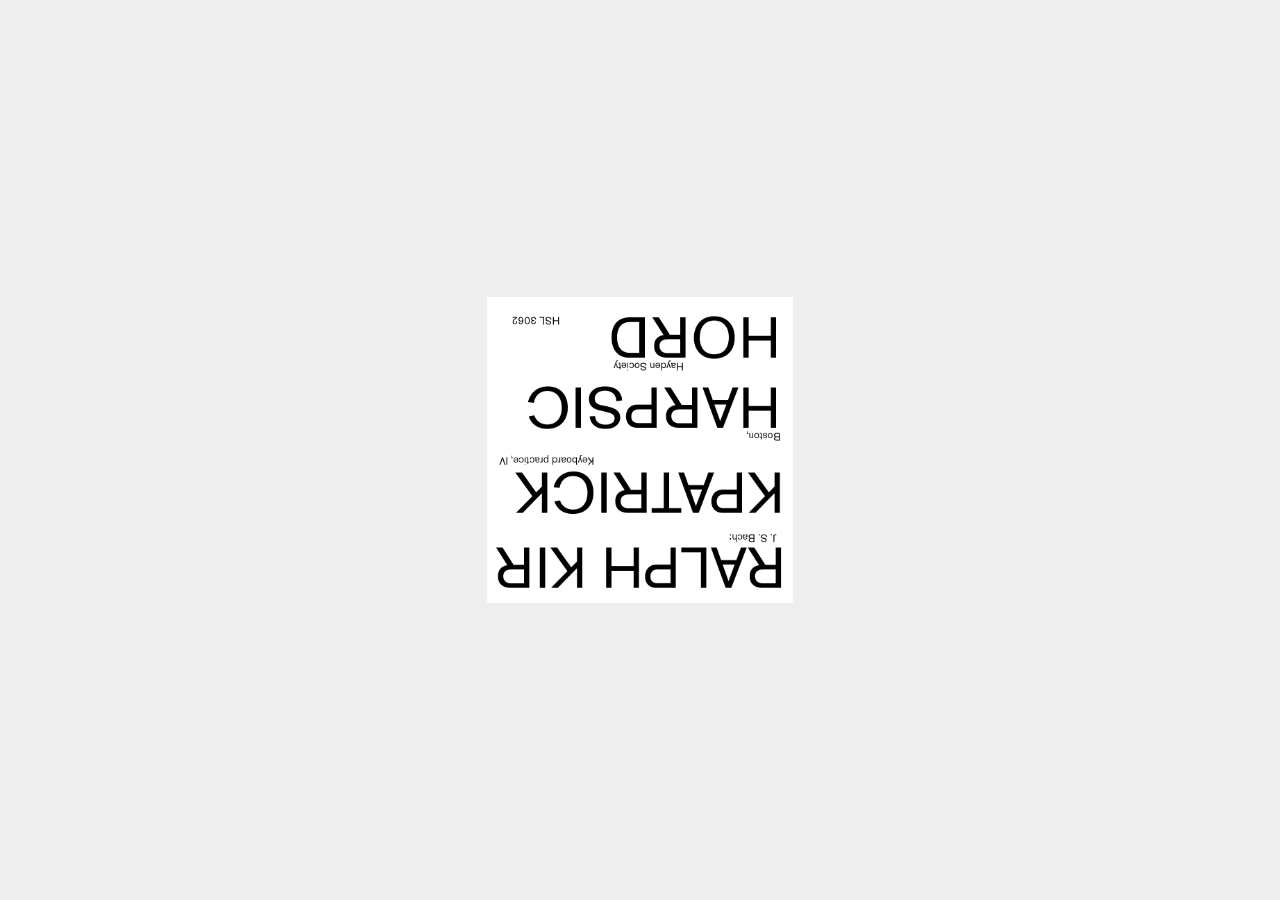
<file: bach/index.html>
<!DOCTYPE html>
<!--[if lt IE 7]>      <html class="no-js lt-ie9 lt-ie8 lt-ie7"> <![endif]-->
<!--[if IE 7]>         <html class="no-js lt-ie9 lt-ie8"> <![endif]-->
<!--[if IE 8]>         <html class="no-js lt-ie9"> <![endif]-->
<!--[if gt IE 8]>      <html class="no-js"> <!--<![endif]-->
<html>
    <head>
        <meta charset="utf-8">
        <meta http-equiv="X-UA-Compatible" content="IE=edge">
        <title></title>
        <meta name="description" content="">
        <meta name="viewport" content="width=device-width, initial-scale=1">
        <link rel="stylesheet" href="style.css">
    </head>
    <style> 
        html {
           cursor : url(smallbunny.PNG), auto;
    
        }
        </style>
    <body>
        <body>
            
  <div class='container'>
    <div class='cube-container'>   
      <div class='cube'>
        <div class='face front'></div>
        <div class='face back'></div>
        <div class='face top'></div>
        <div class='face bottom'></div>
        <div class='face left'></div>
        <div class='face right'></div>
      </div>
    </div>
  </div>
  <script src="scripts.js" defer></script>

    </body>
</html>
</file>
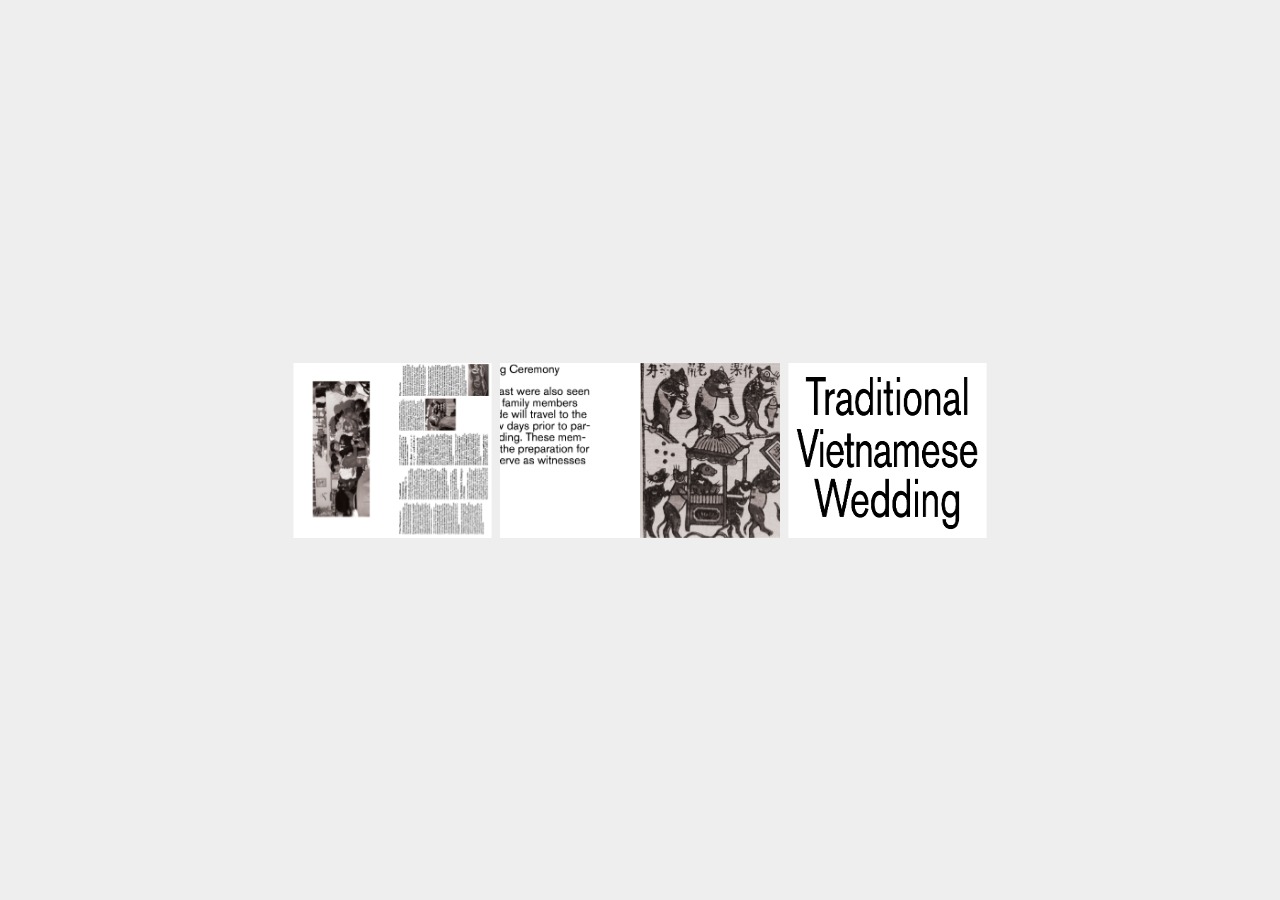
<file: books/index.html>
<!DOCTYPE html>
<!--[if lt IE 7]>      <html class="no-js lt-ie9 lt-ie8 lt-ie7"> <![endif]-->
<!--[if IE 7]>         <html class="no-js lt-ie9 lt-ie8"> <![endif]-->
<!--[if IE 8]>         <html class="no-js lt-ie9"> <![endif]-->
<!--[if gt IE 8]>      <html class="no-js"> <!--<![endif]-->
<html>
    <head>
        <meta charset="utf-8">
        <meta http-equiv="X-UA-Compatible" content="IE=edge">
        <title></title>
        <meta name="description" content="">
        <meta name="viewport" content="width=device-width, initial-scale=1">
        <link rel="stylesheet" href="style.css">
    </head>
    <style> 
        html {
           cursor : url(smallbunny.PNG), auto;
    
        }
        </style>
    <body>
        <div class="scope">
            <span style="--i:1;"><img src="boookfnfn.png" alt="not found"></span>
            <span style="--i:2;"><img src="boookfnfn2.png" alt="not found"></span>
            <span style="--i:3;"><img src="boookfnfn3.png" alt="not found"></span>
            <span style="--i:4;"><img src="boookfnfn4.png" alt="not found"></span>
            <span style="--i:5;"><img src="boookfnfn5.png" alt="not found"></span>
            <span style="--i:6;"><img src="boookfnfn6.png" alt="not found"></span>
            <span style="--i:7;"><img src="boookfnfn7.png" alt="not found"></span>
            <span style="--i:8;"><img src="boookfnfn8.png" alt="not found"></span>
          </div>
        
        <script src="" async defer></script>
    </body>
</html>
</file>
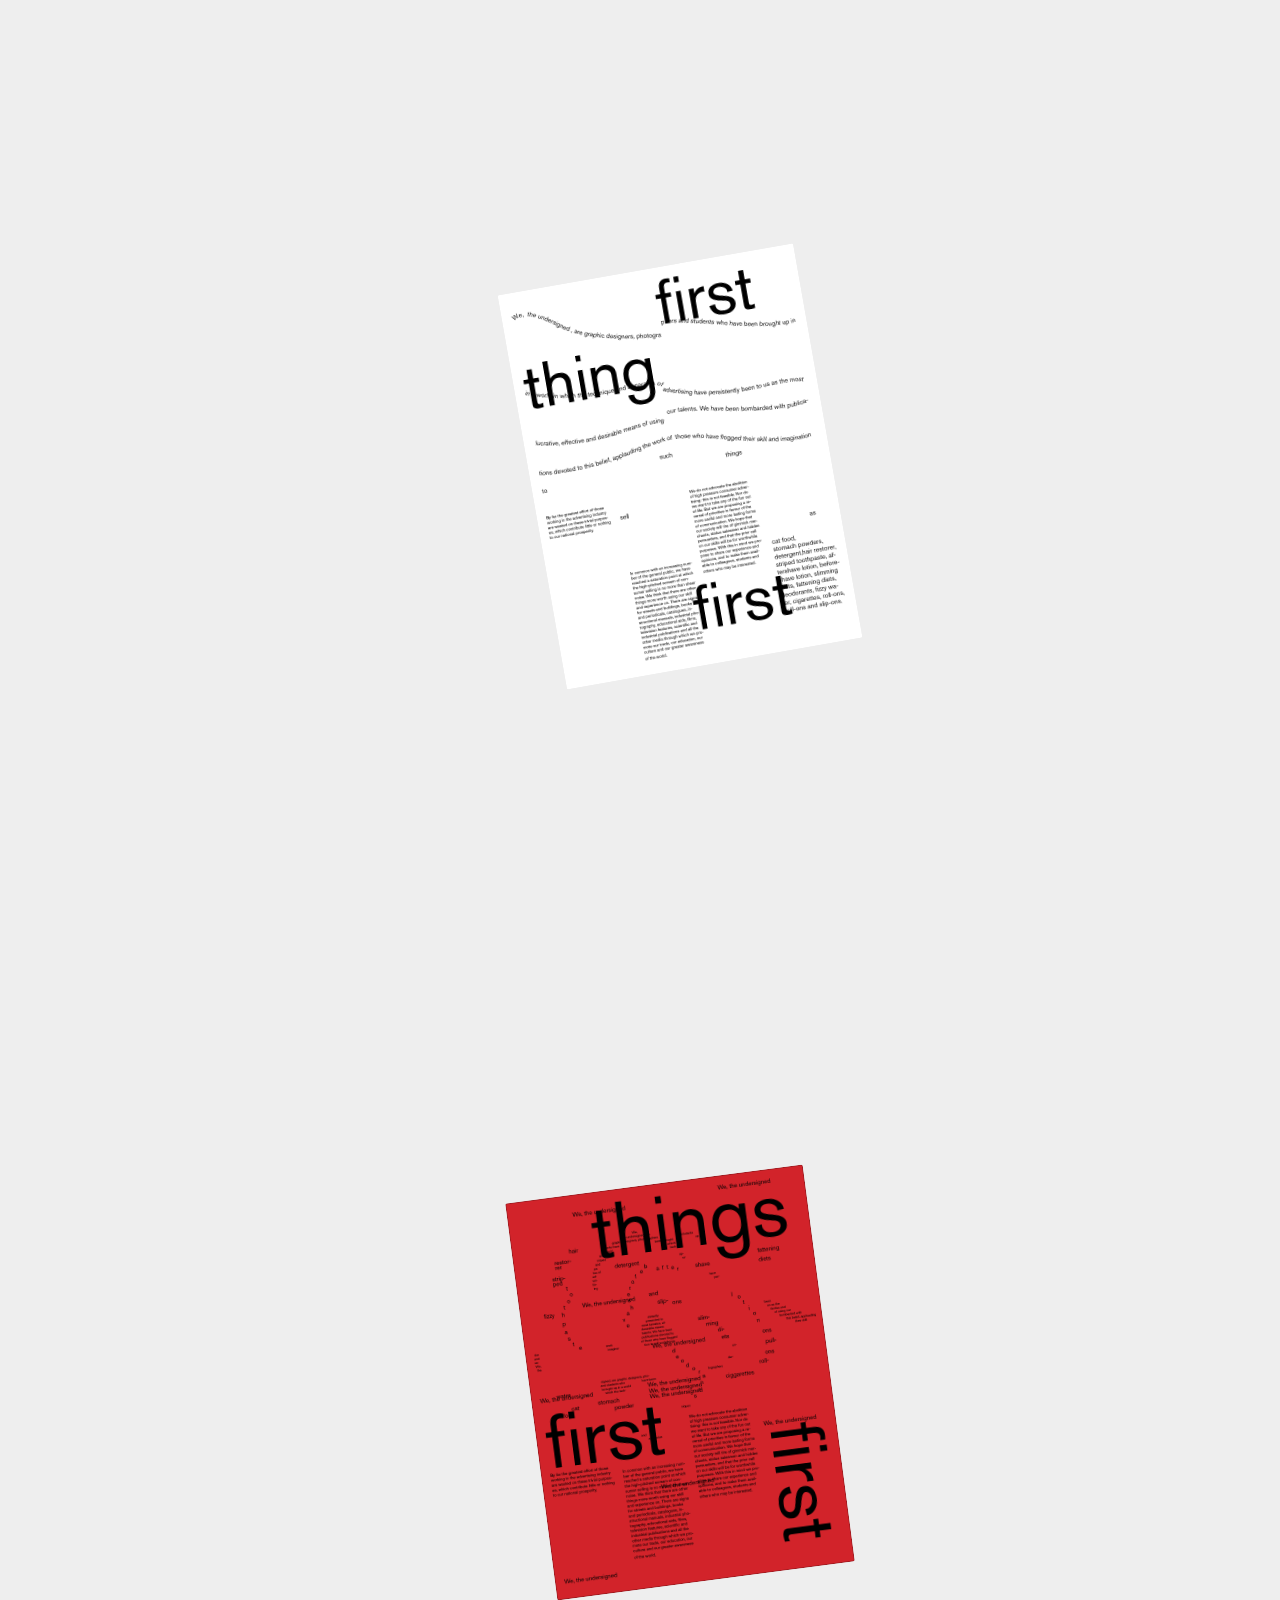
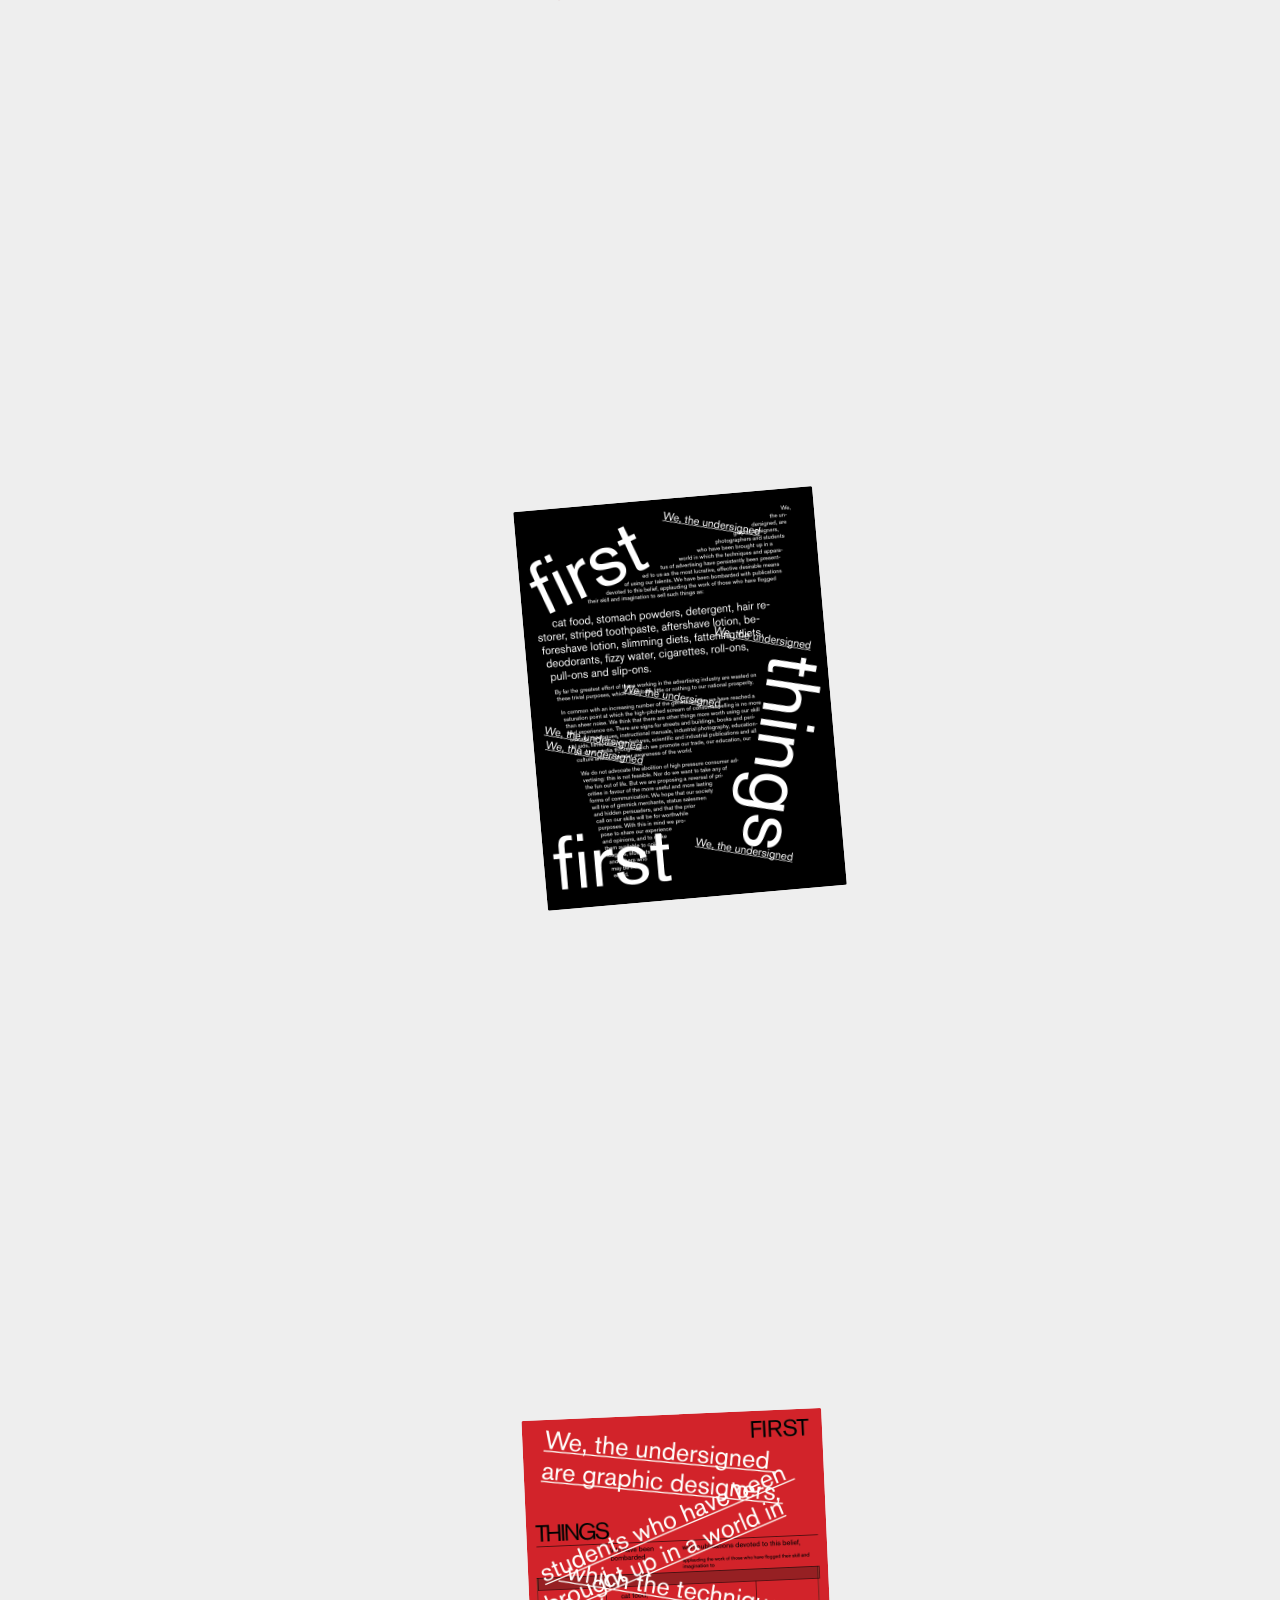
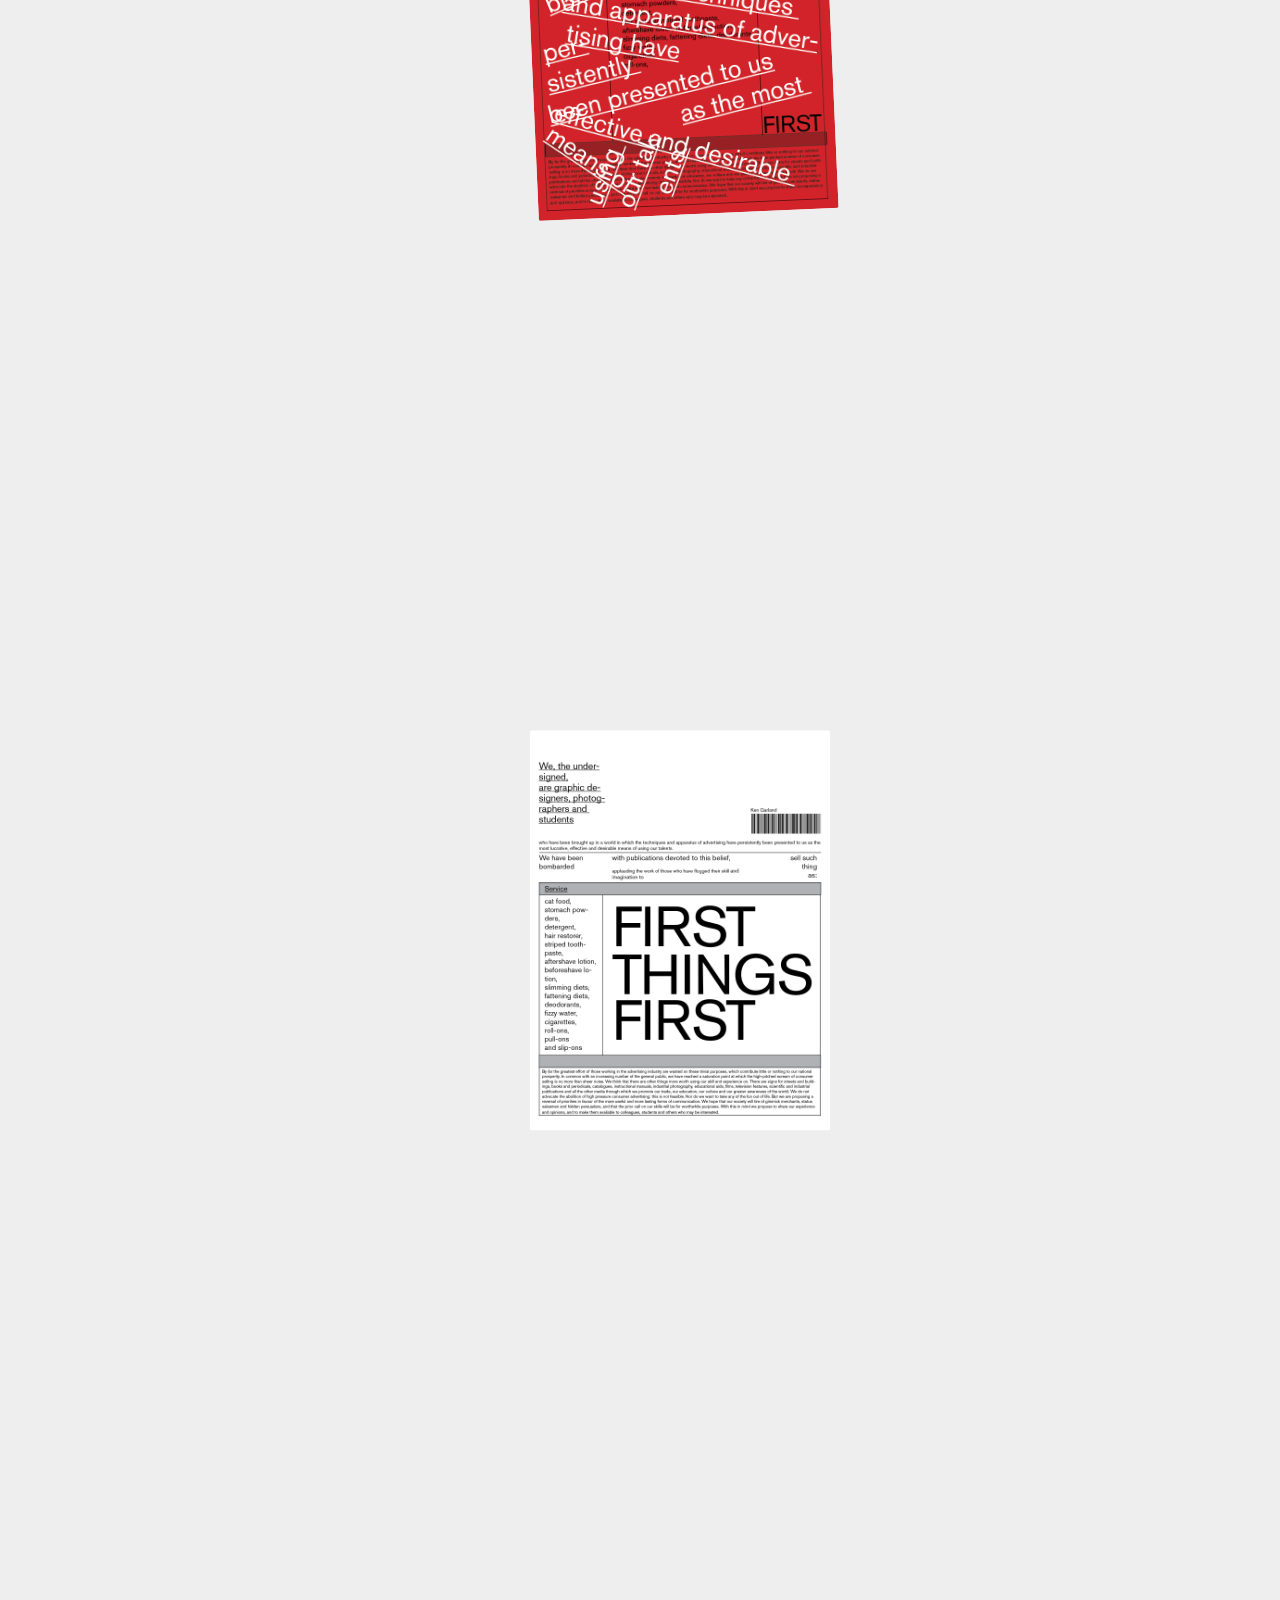
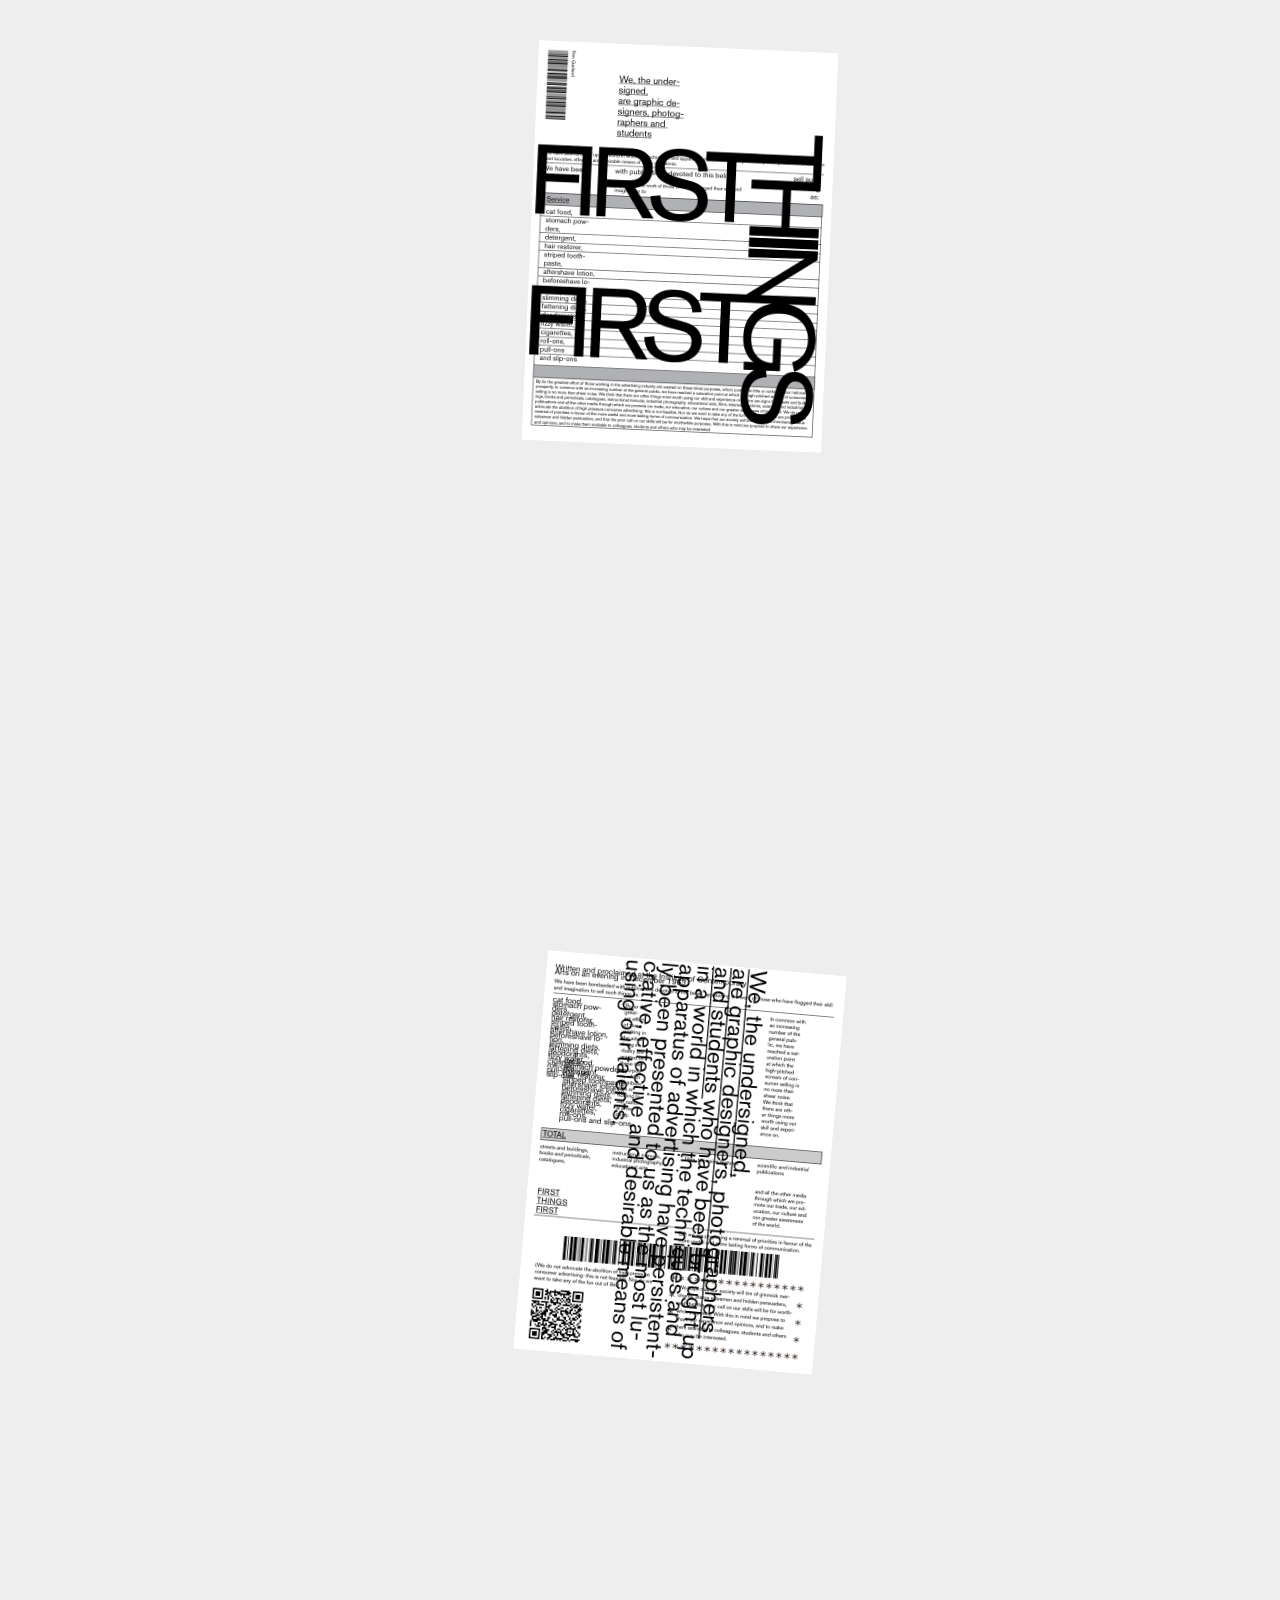
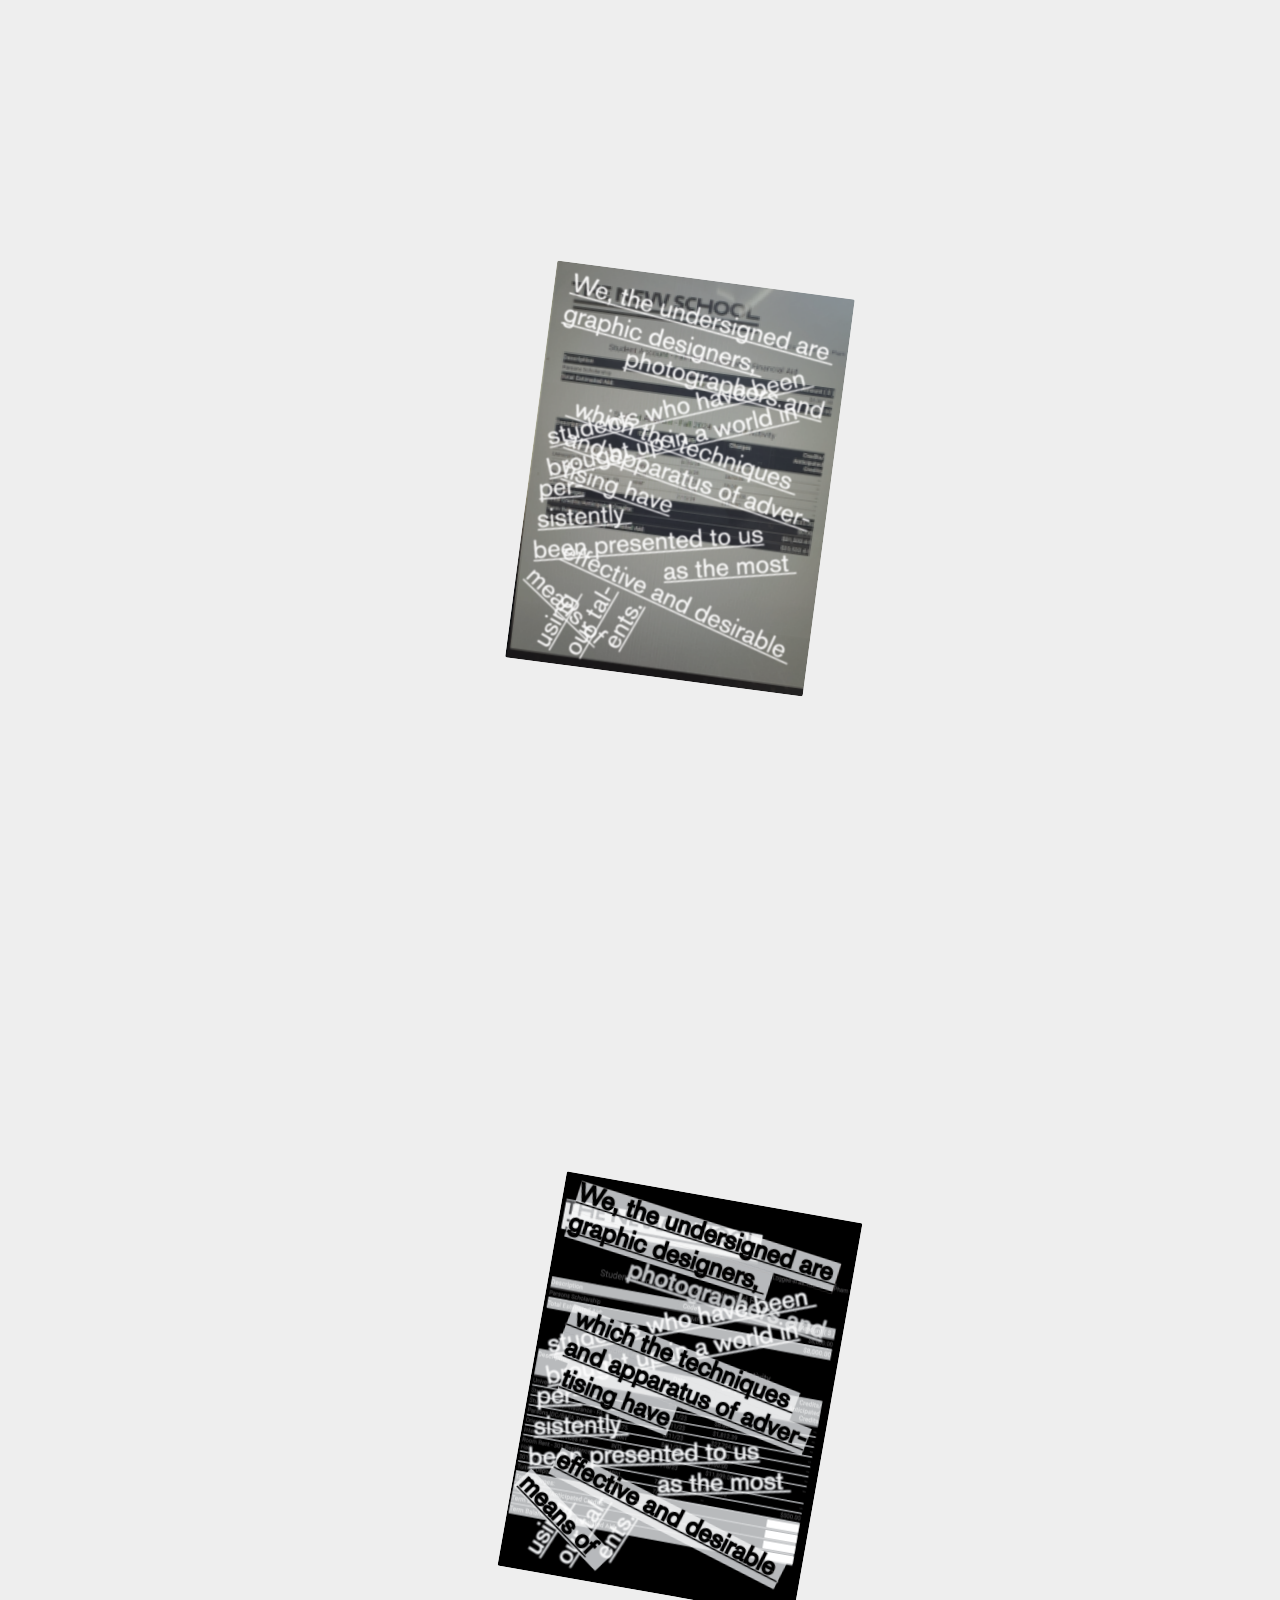
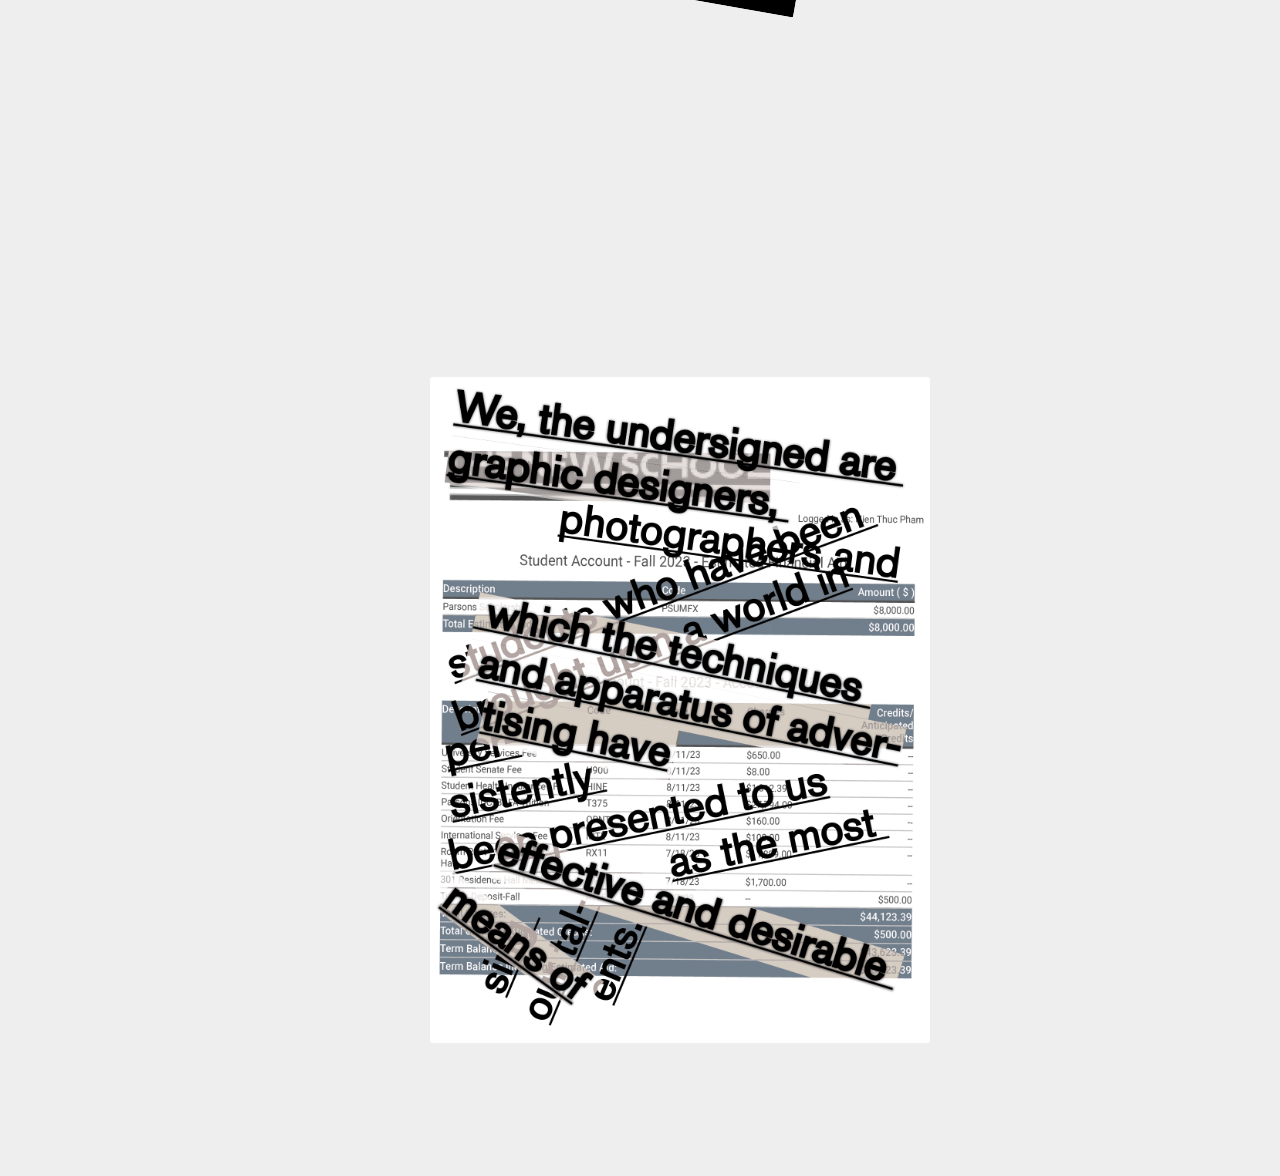
<file: posters/index.html>
<!DOCTYPE html>
<!--[if lt IE 7]>      <html class="no-js lt-ie9 lt-ie8 lt-ie7"> <![endif]-->
<!--[if IE 7]>         <html class="no-js lt-ie9 lt-ie8"> <![endif]-->
<!--[if IE 8]>         <html class="no-js lt-ie9"> <![endif]-->
<!--[if gt IE 8]>      <html class="no-js"> <!--<![endif]-->
<html>
    <head>
        <meta charset="utf-8">
        <meta http-equiv="X-UA-Compatible" content="IE=edge">
        <title></title>
        <meta name="description" content="">
        <meta name="viewport" content="width=device-width, initial-scale=1">
        <link rel="stylesheet" href="">
    </head>
    <style> 
        html {
           cursor : url(smallbunny.PNG), auto;
        }
        body {
            background:#eeeeee ;
            perspective: 500px;
            overflow-x: hidden;
            margin: 0;
            font-family: Arial, sans-serif;
        }

        figure {
            position: sticky;
            top: 0;
            display: flex;
            align-items: center;
            justify-content: center;
            width: 100vw;
            height: 100vh;
        }

        img {
            width: 500px;
            height: auto;
            border-radius: 3px;
            transition: transform 0.3s ease, opacity 0.3s ease;
        }

        /* Adjust the rotation for each image */
        figure:nth-child(1) img {
            transform: scale(0.6) rotate(-12.5deg);
        }

        figure:nth-child(2) img {
            transform: scale(0.6) rotate(-10deg);
        }

        figure:nth-child(3) img {
            transform: scale(0.6) rotate(-7.5deg);
        }

        figure:nth-child(4) img {
            transform: scale(0.6) rotate(-5deg);
        }

        figure:nth-child(5) img {
            transform: scale(0.6) rotate(-2.5deg);
        }

        figure:nth-child(6) img {
            transform: scale(0.6) rotate(0deg);
        }

        figure:nth-child(7) img {
            transform: scale(0.6) rotate(2.5deg);
        }

        figure:nth-child(8) img {
            transform: scale(0.6) rotate(5deg);
        }

        figure:nth-child(9) img {
            transform: scale(0.6) rotate(7.5deg);
        }

        figure:nth-child(10) img {
            transform: scale(0.6) rotate(10deg);
        };
        </style>
    <body>
        <script>
            var photos = [
            'ftfinal2.png',
           'ftfinal5.png',
           'ftfinal6.png',
           'ftfinal8.png',
           'ftfinal9.png',
           'ftfinal11.png',
           'ftfinal12.png',
           'ftfinal14.png',
           'ftfinal18.png',
           'ftfinal19.png',
        ];
        photos.forEach(photo => {
            let figure = document.createElement('figure');
            let img = document.createElement('img');
            img.src = photo;
            img.alt = "Photo";
            figure.appendChild(img);
            document.body.appendChild(figure);
        });
</script>
        <script src="" async defer></script>
    </body>
</html>
</file>
<file: bach/style.css>
/* Variables */
:root {
    --background: #eeeeee;
    --cube-size: 300px;
    --perspective: 600px;
    --cube-perspective: 150px;
  }
  
  /* General Styles */
  body, html {
    margin: 0;
  }
  
  .container {
    width: 100%;
    display: flex;
    justify-content: center;
    align-items: center;
    min-height: 100vh;
    background-color: var(--background);
  }
  
  .cube-container {
    width: var(--cube-size);
    height: var(--cube-size);
    perspective: var(--perspective);
  }
  
  .cube {
    width: 100%;
    height: 100%;
    position: absolute;
    display: flex;
    justify-content: center;
    align-items: center;
    transform-style: preserve-3d;
    transform: translateZ(calc(-1 * var(--cube-perspective))) rotateX(-25deg) rotateY(-50deg);
  }
  
  .cube .face {
    position: absolute;
    height: var(--cube-size);
    width: var(--cube-size);
    display: flex;
    justify-content: center;
    align-items: center;
    background-color: rgba(255, 255, 255, 0.5); /* Transparent white */
    border: solid 3px white;
    background-size: cover; /* Ensures the image covers the entire face */
    background-position: center; /
  }
  
  /* Face Orientations */
  .cube .face.front {
    transform: rotateY(0deg) translateZ(var(--cube-perspective));
    background-image: url('Bach.png');
  }
  
  .cube .face.back {
    transform: rotateY(180deg) translateZ(var(--cube-perspective));
    background-image: url('Bach2.png');
  }
  
  .cube .face.top {
    transform: rotateX(90deg) translateZ(var(--cube-perspective));
    background-image: url('Sketch2.png');
  }
  
  .cube .face.bottom {
    transform: rotateX(-90deg) translateZ(var(--cube-perspective));
    background-image: url('Sketch1.png');
  }
  
  .cube .face.left {
    transform: rotateY(90deg) translateZ(var(--cube-perspective));
    background-image: url('Bach3.png');
  }
  
  .cube .face.right {
    transform: rotateY(-90deg) translateZ(var(--cube-perspective));
    background-image: url('Bach4.png');
  }
</file>
<file: books/style.css>
body {
    margin: 0;
    padding: 0;
    display: flex;
    justify-content: center;
    align-items: center;
    height: 100vh;
    background: #eeeeee;
    overflow: hidden;
  }
  .scope {
    position: relative;
    width: 280px;
    height: 175px;
    transform-style: preserve-3d;
    animation: slid 30s linear infinite;
  }
  
  .scope span {
    position: absolute;
    top: 0;
    left: 0;
    width: 100%;
    height: 100%;
    transform-origin: center;
    transform-style: preserve-3d;
    transform: rotateY(calc(var(--i) * 45deg)) translateZ(350px);
  }
  .scope span img {
    position: absolute;
    top: 0;
    left: 0;
    width: 100%;
    height: 100%;
    object-fit: cover;
    transition: 2s;
  }
  .scope span:hover img {
    transform: translateY(-50px) scale(1.7);
  }
  @keyframes slid {
    0% {
      transform: perspective(1000px) rotateY(0deg);
    }
    100% {
      transform: perspective(1000px) rotateY(360deg);
    }
  }
</file>
